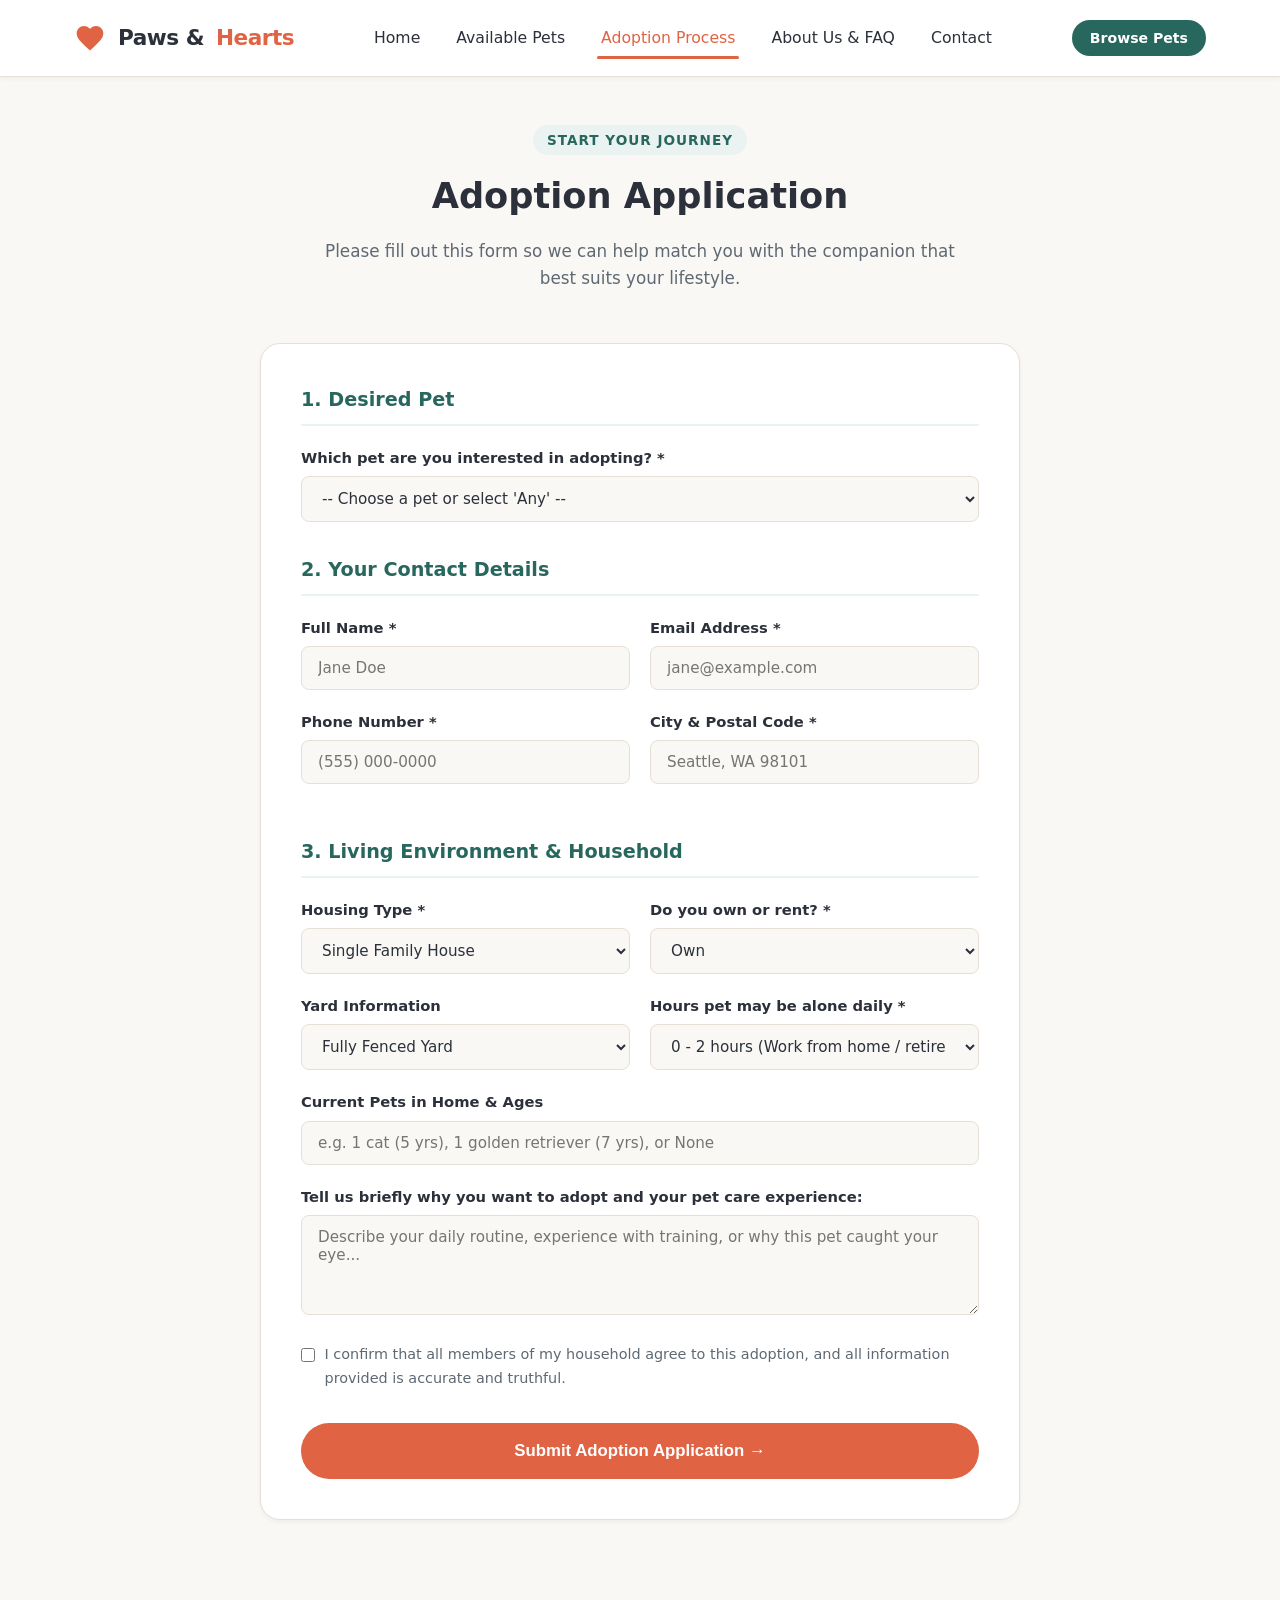
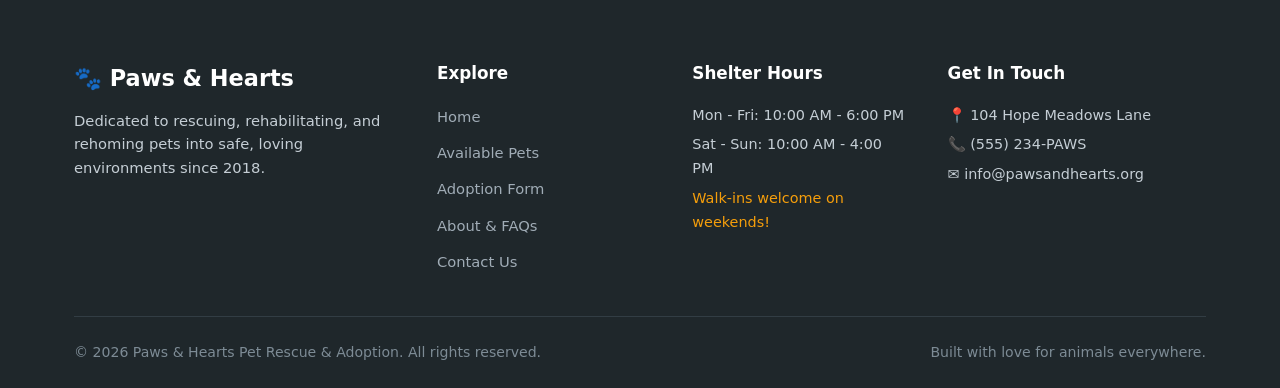
<file: adopt.html>
<!DOCTYPE html>
<html lang="en">
<head>
  <meta charset="UTF-8" />
  <meta name="viewport" content="width=device-width, initial-scale=1.0" />
  <title>Adoption Application | Paws & Hearts</title>
  <link rel="stylesheet" href="assets/css/style.css" />
</head>
<body>

  <!-- Site Header & Nav -->
  <header class="site-header">
    <div class="container navbar">
      <a href="index.html" class="brand-logo">
        <svg viewBox="0 0 24 24">
          <path d="M12 21.35l-1.45-1.32C5.4 15.36 2 12.28 2 8.5 2 5.42 4.42 3 7.5 3c1.74 0 3.41.81 4.5 2.09C13.09 3.81 14.76 3 16.5 3 19.58 3 22 5.42 22 8.5c0 3.78-3.4 6.86-8.55 11.54L12 21.35z"/>
        </svg>
        Paws &amp; <span class="highlight">Hearts</span>
      </a>

      <nav class="nav-links">
        <a href="index.html">Home</a>
        <a href="pets.html">Available Pets</a>
        <a href="adopt.html" class="active">Adoption Process</a>
        <a href="about.html">About Us &amp; FAQ</a>
        <a href="contact.html">Contact</a>
      </nav>

      <div class="nav-actions">
        <a href="pets.html" class="btn btn-secondary btn-sm">Browse Pets</a>
        <button class="nav-toggle" aria-label="Toggle navigation">
          <svg viewBox="0 0 24 24" fill="none" stroke="currentColor" stroke-width="2" stroke-linecap="round" stroke-linejoin="round">
            <line x1="3" y1="12" x2="21" y2="12"></line>
            <line x1="3" y1="6" x2="21" y2="6"></line>
            <line x1="3" y1="18" x2="21" y2="18"></line>
          </svg>
        </button>
      </div>
    </div>
  </header>

  <!-- Form Page Header -->
  <section class="section" style="padding: 48px 0 20px;">
    <div class="container">
      <div class="section-header" style="margin-bottom: 30px;">
        <span class="section-tag">Start Your Journey</span>
        <h1 class="section-title">Adoption Application</h1>
        <p class="section-subtitle">
          Please fill out this form so we can help match you with the companion that best suits your lifestyle.
        </p>
      </div>
    </div>
  </section>

  <!-- Application Form -->
  <section class="section" style="padding-top: 0;">
    <div class="container">
      <div class="form-card">
        <form id="adoptionApplicationForm">
          
          <!-- Section 1: Pet Choice -->
          <div class="form-section">
            <h2 class="form-section-title">1. Desired Pet</h2>
            <div class="form-group">
              <label for="petSelect" class="form-label">Which pet are you interested in adopting? *</label>
              <select id="petSelect" class="form-control" required>
                <option value="">-- Choose a pet or select 'Any' --</option>
                <option value="First Match">No specific preference (Recommend the best match)</option>
              </select>
            </div>
          </div>

          <!-- Section 2: Contact Information -->
          <div class="form-section">
            <h2 class="form-section-title">2. Your Contact Details</h2>
            <div class="form-grid-2">
              <div class="form-group">
                <label for="applicantName" class="form-label">Full Name *</label>
                <input type="text" id="applicantName" class="form-control" placeholder="Jane Doe" required />
              </div>
              <div class="form-group">
                <label for="applicantEmail" class="form-label">Email Address *</label>
                <input type="email" id="applicantEmail" class="form-control" placeholder="jane@example.com" required />
              </div>
            </div>

            <div class="form-grid-2">
              <div class="form-group">
                <label for="applicantPhone" class="form-label">Phone Number *</label>
                <input type="tel" id="applicantPhone" class="form-control" placeholder="(555) 000-0000" required />
              </div>
              <div class="form-group">
                <label for="applicantCity" class="form-label">City &amp; Postal Code *</label>
                <input type="text" id="applicantCity" class="form-control" placeholder="Seattle, WA 98101" required />
              </div>
            </div>
          </div>

          <!-- Section 3: Household & Lifestyle -->
          <div class="form-section">
            <h2 class="form-section-title">3. Living Environment &amp; Household</h2>
            
            <div class="form-grid-2">
              <div class="form-group">
                <label for="homeType" class="form-label">Housing Type *</label>
                <select id="homeType" class="form-control" required>
                  <option value="Single Family House">Single Family House</option>
                  <option value="Apartment">Apartment</option>
                  <option value="Townhouse / Condo">Townhouse / Condo</option>
                  <option value="Farm / Rural Property">Farm / Rural Property</option>
                </select>
              </div>

              <div class="form-group">
                <label for="ownRent" class="form-label">Do you own or rent? *</label>
                <select id="ownRent" class="form-control" required>
                  <option value="Own">Own</option>
                  <option value="Rent">Rent (Landlord allows pets)</option>
                </select>
              </div>
            </div>

            <div class="form-grid-2">
              <div class="form-group">
                <label for="yardType" class="form-label">Yard Information</label>
                <select id="yardType" class="form-control">
                  <option value="Fully Fenced Yard">Fully Fenced Yard</option>
                  <option value="Partially Fenced">Partially Fenced</option>
                  <option value="No Yard / Nearby Parks">No Private Yard (Nearby Parks)</option>
                </select>
              </div>

              <div class="form-group">
                <label for="hoursAlone" class="form-label">Hours pet may be alone daily *</label>
                <select id="hoursAlone" class="form-control" required>
                  <option value="0-2 hours">0 - 2 hours (Work from home / retired)</option>
                  <option value="2-5 hours">2 - 5 hours</option>
                  <option value="5-8 hours">5 - 8 hours</option>
                  <option value="8+ hours">8+ hours</option>
                </select>
              </div>
            </div>

            <div class="form-group">
              <label for="currentPets" class="form-label">Current Pets in Home &amp; Ages</label>
              <input type="text" id="currentPets" class="form-control" placeholder="e.g. 1 cat (5 yrs), 1 golden retriever (7 yrs), or None" />
            </div>

            <div class="form-group">
              <label for="petExperience" class="form-label">Tell us briefly why you want to adopt and your pet care experience:</label>
              <textarea id="petExperience" class="form-control" placeholder="Describe your daily routine, experience with training, or why this pet caught your eye..."></textarea>
            </div>

            <div class="checkbox-group">
              <input type="checkbox" id="agreementCheck" required />
              <label for="agreementCheck" style="font-size: 0.9rem; color: var(--color-text-muted);">
                I confirm that all members of my household agree to this adoption, and all information provided is accurate and truthful.
              </label>
            </div>
          </div>

          <button type="submit" class="btn btn-primary btn-block" style="padding: 16px; font-size: 1.05rem;">
            Submit Adoption Application &rarr;
          </button>
        </form>
      </div>
    </div>
  </section>

  <!-- Confirmation Modal -->
  <div class="modal-overlay" id="confirmationModal">
    <div class="modal-content">
      <div class="modal-icon">✓</div>
      <h3 class="modal-title">Application Submitted!</h3>
      <p class="modal-desc" id="modalMessage">
        Thank you for opening your heart to a rescue pet! Our adoption team will reach out within 24 to 48 hours to discuss next steps and arrange a meet &amp; greet.
      </p>
      <div style="display: flex; gap: 12px; justify-content: center;">
        <a href="pets.html" class="btn btn-outline btn-sm">Explore More Pets</a>
        <button type="button" class="btn btn-primary btn-sm" id="closeModalBtn">Done</button>
      </div>
    </div>
  </div>

  <!-- Footer -->
  <footer class="site-footer">
    <div class="container">
      <div class="footer-grid">
        <div class="footer-brand">
          <h3>🐾 Paws &amp; Hearts</h3>
          <p>
            Dedicated to rescuing, rehabilitating, and rehoming pets into safe, loving environments since 2018.
          </p>
        </div>
        <div class="footer-col">
          <h4>Explore</h4>
          <ul class="footer-links">
            <li><a href="index.html">Home</a></li>
            <li><a href="pets.html">Available Pets</a></li>
            <li><a href="adopt.html">Adoption Form</a></li>
            <li><a href="about.html">About &amp; FAQs</a></li>
            <li><a href="contact.html">Contact Us</a></li>
          </ul>
        </div>
        <div class="footer-col">
          <h4>Shelter Hours</h4>
          <p style="font-size: 0.9rem; margin-bottom: 6px;">Mon - Fri: 10:00 AM - 6:00 PM</p>
          <p style="font-size: 0.9rem; margin-bottom: 6px;">Sat - Sun: 10:00 AM - 4:00 PM</p>
          <p style="font-size: 0.9rem; color: var(--color-accent);">Walk-ins welcome on weekends!</p>
        </div>
        <div class="footer-col">
          <h4>Get In Touch</h4>
          <p style="font-size: 0.9rem; margin-bottom: 6px;">📍 104 Hope Meadows Lane</p>
          <p style="font-size: 0.9rem; margin-bottom: 6px;">📞 (555) 234-PAWS</p>
          <p style="font-size: 0.9rem;">✉️ info@pawsandhearts.org</p>
        </div>
      </div>
      <div class="footer-bottom">
        <div>&copy; 2026 Paws &amp; Hearts Pet Rescue &amp; Adoption. All rights reserved.</div>
        <div>Built with love for animals everywhere.</div>
      </div>
    </div>
  </footer>

  <!-- Scripts -->
  <script src="assets/js/pets-data.js"></script>
  <script src="assets/js/main.js"></script>
</body>
</html>
</file>
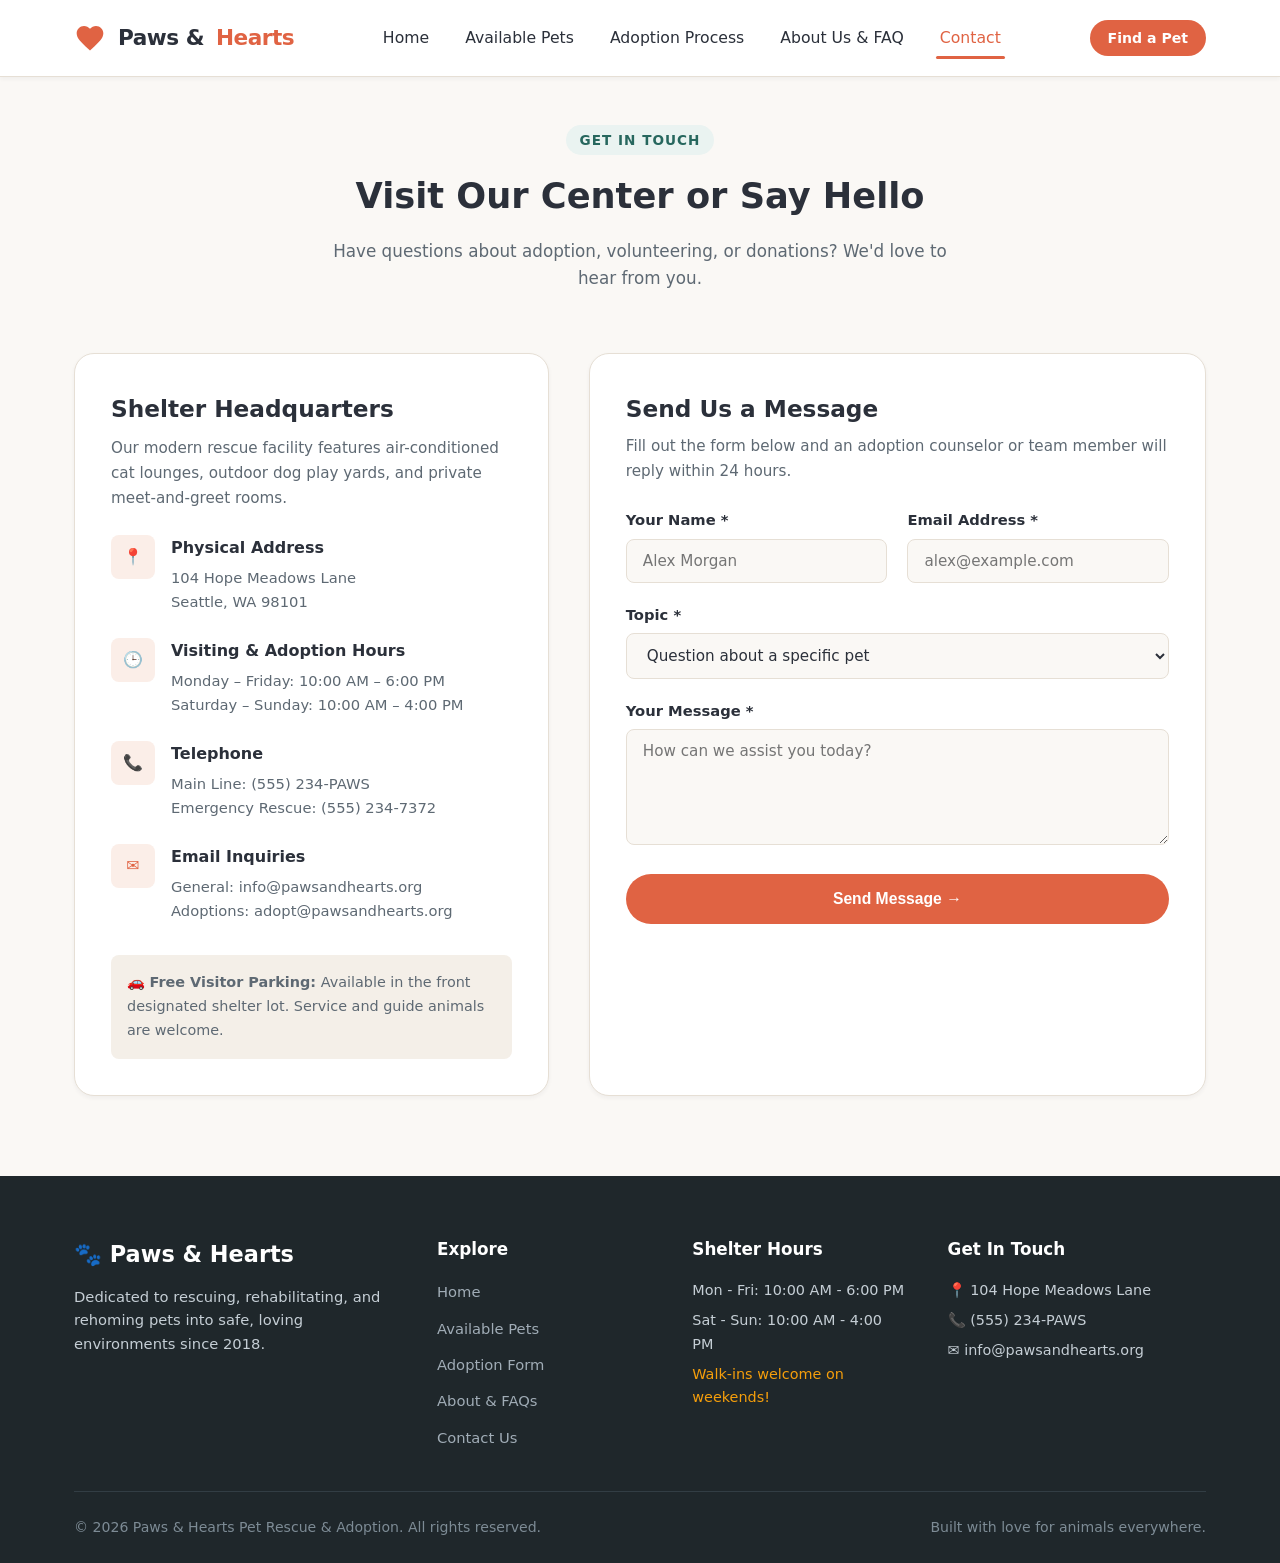
<file: contact.html>
<!DOCTYPE html>
<html lang="en">
<head>
  <meta charset="UTF-8" />
  <meta name="viewport" content="width=device-width, initial-scale=1.0" />
  <title>Contact Us &amp; Visit | Paws & Hearts</title>
  <link rel="stylesheet" href="assets/css/style.css" />
</head>
<body>

  <!-- Site Header & Nav -->
  <header class="site-header">
    <div class="container navbar">
      <a href="index.html" class="brand-logo">
        <svg viewBox="0 0 24 24">
          <path d="M12 21.35l-1.45-1.32C5.4 15.36 2 12.28 2 8.5 2 5.42 4.42 3 7.5 3c1.74 0 3.41.81 4.5 2.09C13.09 3.81 14.76 3 16.5 3 19.58 3 22 5.42 22 8.5c0 3.78-3.4 6.86-8.55 11.54L12 21.35z"/>
        </svg>
        Paws &amp; <span class="highlight">Hearts</span>
      </a>

      <nav class="nav-links">
        <a href="index.html">Home</a>
        <a href="pets.html">Available Pets</a>
        <a href="adopt.html">Adoption Process</a>
        <a href="about.html">About Us &amp; FAQ</a>
        <a href="contact.html" class="active">Contact</a>
      </nav>

      <div class="nav-actions">
        <a href="pets.html" class="btn btn-primary btn-sm">Find a Pet</a>
        <button class="nav-toggle" aria-label="Toggle navigation">
          <svg viewBox="0 0 24 24" fill="none" stroke="currentColor" stroke-width="2" stroke-linecap="round" stroke-linejoin="round">
            <line x1="3" y1="12" x2="21" y2="12"></line>
            <line x1="3" y1="6" x2="21" y2="6"></line>
            <line x1="3" y1="18" x2="21" y2="18"></line>
          </svg>
        </button>
      </div>
    </div>
  </header>

  <!-- Page Header -->
  <section class="section" style="padding: 48px 0 20px;">
    <div class="container">
      <div class="section-header" style="margin-bottom: 30px;">
        <span class="section-tag">Get In Touch</span>
        <h1 class="section-title">Visit Our Center or Say Hello</h1>
        <p class="section-subtitle">
          Have questions about adoption, volunteering, or donations? We'd love to hear from you.
        </p>
      </div>
    </div>
  </section>

  <!-- Contact Grid -->
  <section class="section" style="padding-top: 10px;">
    <div class="container contact-layout">
      
      <!-- Contact Info Card -->
      <div class="contact-card">
        <h2 style="font-size: 1.45rem; margin-bottom: 8px;">Shelter Headquarters</h2>
        <p style="color: var(--color-text-muted); font-size: 0.95rem;">
          Our modern rescue facility features air-conditioned cat lounges, outdoor dog play yards, and private meet-and-greet rooms.
        </p>

        <div class="contact-info-list">
          <div class="contact-info-item">
            <div class="contact-info-icon">📍</div>
            <div class="contact-info-text">
              <h4>Physical Address</h4>
              <p>104 Hope Meadows Lane<br />Seattle, WA 98101</p>
            </div>
          </div>

          <div class="contact-info-item">
            <div class="contact-info-icon">🕒</div>
            <div class="contact-info-text">
              <h4>Visiting &amp; Adoption Hours</h4>
              <p>Monday – Friday: 10:00 AM – 6:00 PM<br />Saturday – Sunday: 10:00 AM – 4:00 PM</p>
            </div>
          </div>

          <div class="contact-info-item">
            <div class="contact-info-icon">📞</div>
            <div class="contact-info-text">
              <h4>Telephone</h4>
              <p>Main Line: (555) 234-PAWS<br />Emergency Rescue: (555) 234-7372</p>
            </div>
          </div>

          <div class="contact-info-item">
            <div class="contact-info-icon">✉️</div>
            <div class="contact-info-text">
              <h4>Email Inquiries</h4>
              <p>General: info@pawsandhearts.org<br />Adoptions: adopt@pawsandhearts.org</p>
            </div>
          </div>
        </div>

        <div style="margin-top: 32px; background: var(--color-surface-soft); padding: 16px; border-radius: var(--radius-sm); font-size: 0.9rem; color: var(--color-text-muted);">
          🚗 <strong>Free Visitor Parking:</strong> Available in the front designated shelter lot. Service and guide animals are welcome.
        </div>
      </div>

      <!-- Contact Message Form -->
      <div class="contact-card">
        <h2 style="font-size: 1.45rem; margin-bottom: 6px;">Send Us a Message</h2>
        <p style="color: var(--color-text-muted); font-size: 0.95rem; margin-bottom: 24px;">
          Fill out the form below and an adoption counselor or team member will reply within 24 hours.
        </p>

        <form id="contactInquiryForm">
          <div class="form-grid-2">
            <div class="form-group">
              <label for="contactName" class="form-label">Your Name *</label>
              <input type="text" id="contactName" class="form-control" placeholder="Alex Morgan" required />
            </div>
            <div class="form-group">
              <label for="contactEmail" class="form-label">Email Address *</label>
              <input type="email" id="contactEmail" class="form-control" placeholder="alex@example.com" required />
            </div>
          </div>

          <div class="form-group">
            <label for="contactSubject" class="form-label">Topic *</label>
            <select id="contactSubject" class="form-control" required>
              <option value="Adoption Question">Question about a specific pet</option>
              <option value="Meet and Greet">Schedule a Meet &amp; Greet</option>
              <option value="Fostering & Volunteering">Fostering or Volunteering</option>
              <option value="Donation Inquiry">Donations &amp; Sponsorships</option>
              <option value="General Question">General Inquiry</option>
            </select>
          </div>

          <div class="form-group">
            <label for="contactMessage" class="form-label">Your Message *</label>
            <textarea id="contactMessage" class="form-control" placeholder="How can we assist you today?" rows="5" required></textarea>
          </div>

          <button type="submit" class="btn btn-primary btn-block" style="padding: 14px;">
            Send Message &rarr;
          </button>
        </form>
      </div>

    </div>
  </section>

  <!-- Message Confirmation Modal -->
  <div class="modal-overlay" id="contactModal">
    <div class="modal-content">
      <div class="modal-icon">✉️</div>
      <h3 class="modal-title">Message Sent!</h3>
      <p class="modal-desc" id="contactModalMessage">
        Thank you! We've received your note and will be in touch with you shortly.
      </p>
      <button type="button" class="btn btn-primary btn-sm" id="closeContactModalBtn">Close</button>
    </div>
  </div>

  <!-- Footer -->
  <footer class="site-footer">
    <div class="container">
      <div class="footer-grid">
        <div class="footer-brand">
          <h3>🐾 Paws &amp; Hearts</h3>
          <p>
            Dedicated to rescuing, rehabilitating, and rehoming pets into safe, loving environments since 2018.
          </p>
        </div>
        <div class="footer-col">
          <h4>Explore</h4>
          <ul class="footer-links">
            <li><a href="index.html">Home</a></li>
            <li><a href="pets.html">Available Pets</a></li>
            <li><a href="adopt.html">Adoption Form</a></li>
            <li><a href="about.html">About &amp; FAQs</a></li>
            <li><a href="contact.html">Contact Us</a></li>
          </ul>
        </div>
        <div class="footer-col">
          <h4>Shelter Hours</h4>
          <p style="font-size: 0.9rem; margin-bottom: 6px;">Mon - Fri: 10:00 AM - 6:00 PM</p>
          <p style="font-size: 0.9rem; margin-bottom: 6px;">Sat - Sun: 10:00 AM - 4:00 PM</p>
          <p style="font-size: 0.9rem; color: var(--color-accent);">Walk-ins welcome on weekends!</p>
        </div>
        <div class="footer-col">
          <h4>Get In Touch</h4>
          <p style="font-size: 0.9rem; margin-bottom: 6px;">📍 104 Hope Meadows Lane</p>
          <p style="font-size: 0.9rem; margin-bottom: 6px;">📞 (555) 234-PAWS</p>
          <p style="font-size: 0.9rem;">✉️ info@pawsandhearts.org</p>
        </div>
      </div>
      <div class="footer-bottom">
        <div>&copy; 2026 Paws &amp; Hearts Pet Rescue &amp; Adoption. All rights reserved.</div>
        <div>Built with love for animals everywhere.</div>
      </div>
    </div>
  </footer>

  <!-- Scripts -->
  <script src="assets/js/pets-data.js"></script>
  <script src="assets/js/main.js"></script>
</body>
</html>
</file>
<file: assets/css/style.css>
/* ==========================================================================
   Paws & Hearts - Modern Pet Adoption Stylesheet
   ========================================================================== */

:root {
  --color-primary: #e06343;
  --color-primary-hover: #cb5334;
  --color-primary-light: #fbeee8;
  --color-secondary: #27675e;
  --color-secondary-hover: #1e524b;
  --color-secondary-light: #eaf3f1;
  --color-accent: #f59e0b;
  --color-accent-light: #fef3c7;
  
  --color-bg: #faf8f5;
  --color-surface: #ffffff;
  --color-surface-soft: #f4efe8;
  --color-text-main: #2b303a;
  --color-text-muted: #5e6973;
  --color-text-light: #8b97a2;
  --color-border: #e6dfd5;
  
  --color-success: #2e7d32;
  --color-success-bg: #e8f5e9;
  --color-tag-dog: #eef2ff;
  --color-tag-dog-text: #4338ca;
  --color-tag-cat: #fdf2f8;
  --color-tag-cat-text: #be185d;
  --color-tag-other: #ecfdf5;
  --color-tag-other-text: #047857;

  --radius-sm: 8px;
  --radius-md: 14px;
  --radius-lg: 20px;
  --radius-full: 9999px;

  --shadow-sm: 0 2px 4px rgba(43, 48, 58, 0.05);
  --shadow-md: 0 6px 16px rgba(43, 48, 58, 0.08);
  --shadow-lg: 0 12px 30px rgba(43, 48, 58, 0.12);

  --font-sans: 'Segoe UI', system-ui, -apple-system, BlinkMacSystemFont, Roboto, sans-serif;
  --transition: all 0.25s ease-in-out;
  --container-max: 1180px;
}

/* Base & Reset */
*, *::before, *::after {
  box-sizing: border-box;
  margin: 0;
  padding: 0;
}

html {
  scroll-behavior: smooth;
}

body {
  font-family: var(--font-sans);
  background-color: var(--color-bg);
  color: var(--color-text-main);
  line-height: 1.65;
  font-size: 16px;
  display: flex;
  flex-direction: column;
  min-height: 100vh;
}

img {
  max-width: 100%;
  height: auto;
  display: block;
}

a {
  color: var(--color-primary);
  text-decoration: none;
  transition: var(--transition);
}

a:hover {
  color: var(--color-primary-hover);
}

ul {
  list-style: none;
}

.container {
  width: 100%;
  max-width: var(--container-max);
  margin: 0 auto;
  padding: 0 24px;
}

/* ==========================================================================
   Header & Navigation
   ========================================================================== */
.site-header {
  background-color: var(--color-surface);
  border-bottom: 1px solid var(--color-border);
  position: sticky;
  top: 0;
  z-index: 100;
  box-shadow: var(--shadow-sm);
}

.navbar {
  display: flex;
  align-items: center;
  justify-content: space-between;
  height: 76px;
}

.brand-logo {
  display: flex;
  align-items: center;
  gap: 12px;
  font-size: 1.35rem;
  font-weight: 800;
  color: var(--color-text-main);
  letter-spacing: -0.5px;
}

.brand-logo span.highlight {
  color: var(--color-primary);
}

.brand-logo svg {
  width: 32px;
  height: 32px;
  fill: var(--color-primary);
}

.nav-links {
  display: flex;
  align-items: center;
  gap: 28px;
}

.nav-links a {
  color: var(--color-text-main);
  font-weight: 500;
  font-size: 0.98rem;
  padding: 8px 4px;
  position: relative;
}

.nav-links a:hover,
.nav-links a.active {
  color: var(--color-primary);
}

.nav-links a.active::after {
  content: '';
  position: absolute;
  bottom: 0;
  left: 0;
  right: 0;
  height: 3px;
  background-color: var(--color-primary);
  border-radius: var(--radius-full);
}

.nav-actions {
  display: flex;
  align-items: center;
  gap: 16px;
}

/* Hamburger toggle for mobile */
.nav-toggle {
  display: none;
  background: none;
  border: none;
  cursor: pointer;
  padding: 8px;
  color: var(--color-text-main);
}

.nav-toggle svg {
  width: 28px;
  height: 28px;
}

/* ==========================================================================
   Buttons & Badges
   ========================================================================== */
.btn {
  display: inline-flex;
  align-items: center;
  justify-content: center;
  gap: 8px;
  padding: 12px 24px;
  font-size: 0.98rem;
  font-weight: 600;
  border-radius: var(--radius-full);
  border: 2px solid transparent;
  cursor: pointer;
  transition: var(--transition);
  text-decoration: none;
  line-height: 1.2;
}

.btn-primary {
  background-color: var(--color-primary);
  color: #ffffff;
}

.btn-primary:hover {
  background-color: var(--color-primary-hover);
  color: #ffffff;
  transform: translateY(-1px);
  box-shadow: 0 4px 12px rgba(224, 99, 67, 0.3);
}

.btn-secondary {
  background-color: var(--color-secondary);
  color: #ffffff;
}

.btn-secondary:hover {
  background-color: var(--color-secondary-hover);
  color: #ffffff;
  transform: translateY(-1px);
  box-shadow: 0 4px 12px rgba(39, 103, 94, 0.3);
}

.btn-outline {
  background-color: transparent;
  border-color: var(--color-border);
  color: var(--color-text-main);
}

.btn-outline:hover {
  border-color: var(--color-primary);
  color: var(--color-primary);
  background-color: var(--color-primary-light);
}

.btn-sm {
  padding: 8px 16px;
  font-size: 0.88rem;
}

.btn-block {
  width: 100%;
}

.badge {
  display: inline-flex;
  align-items: center;
  padding: 4px 10px;
  font-size: 0.8rem;
  font-weight: 600;
  border-radius: var(--radius-full);
}

.badge-dog { background-color: var(--color-tag-dog); color: var(--color-tag-dog-text); }
.badge-cat { background-color: var(--color-tag-cat); color: var(--color-tag-cat-text); }
.badge-other { background-color: var(--color-tag-other); color: var(--color-tag-other-text); }
.badge-status { background-color: var(--color-success-bg); color: var(--color-success); }
.badge-pill { background-color: var(--color-surface-soft); color: var(--color-text-muted); font-size: 0.78rem; }

/* ==========================================================================
   Hero Section
   ========================================================================== */
.hero-section {
  padding: 60px 0 70px;
  background: linear-gradient(135deg, #fef8f4 0%, #f6f0e9 100%);
  position: relative;
  overflow: hidden;
  border-bottom: 1px solid var(--color-border);
}

.hero-grid {
  display: grid;
  grid-template-columns: 1.1fr 0.9fr;
  gap: 48px;
  align-items: center;
}

.hero-content h1 {
  font-size: 3rem;
  font-weight: 800;
  line-height: 1.18;
  color: var(--color-text-main);
  margin-bottom: 20px;
}

.hero-content h1 span {
  color: var(--color-primary);
}

.hero-content p {
  font-size: 1.18rem;
  color: var(--color-text-muted);
  margin-bottom: 32px;
  max-width: 520px;
}

.hero-cta {
  display: flex;
  gap: 16px;
  flex-wrap: wrap;
}

.hero-image-wrapper {
  position: relative;
}

.hero-image-card {
  position: relative;
  border-radius: var(--radius-lg);
  overflow: hidden;
  box-shadow: var(--shadow-lg);
  border: 6px solid #ffffff;
}

.hero-image-card img {
  width: 100%;
  height: 420px;
  object-fit: cover;
}

.hero-floating-card {
  position: absolute;
  bottom: -20px;
  left: -20px;
  background: var(--color-surface);
  padding: 14px 20px;
  border-radius: var(--radius-md);
  box-shadow: var(--shadow-md);
  display: flex;
  align-items: center;
  gap: 12px;
  border: 1px solid var(--color-border);
}

.floating-icon {
  font-size: 1.8rem;
}

.floating-title {
  font-size: 0.9rem;
  font-weight: 700;
  color: var(--color-text-main);
}

.floating-desc {
  font-size: 0.8rem;
  color: var(--color-text-muted);
}

/* ==========================================================================
   Stats Bar
   ========================================================================== */
.stats-bar {
  background-color: var(--color-surface);
  padding: 40px 0;
  border-bottom: 1px solid var(--color-border);
}

.stats-grid {
  display: grid;
  grid-template-columns: repeat(4, 1fr);
  gap: 24px;
  text-align: center;
}

.stat-item h3 {
  font-size: 2.2rem;
  font-weight: 800;
  color: var(--color-primary);
  margin-bottom: 4px;
}

.stat-item p {
  font-size: 0.95rem;
  color: var(--color-text-muted);
  font-weight: 500;
}

/* ==========================================================================
   Section Headers
   ========================================================================== */
.section {
  padding: 80px 0;
}

.section-header {
  text-align: center;
  max-width: 640px;
  margin: 0 auto 50px;
}

.section-tag {
  display: inline-block;
  font-size: 0.85rem;
  font-weight: 700;
  text-transform: uppercase;
  letter-spacing: 1px;
  color: var(--color-secondary);
  background: var(--color-secondary-light);
  padding: 4px 14px;
  border-radius: var(--radius-full);
  margin-bottom: 12px;
}

.section-title {
  font-size: 2.2rem;
  font-weight: 800;
  color: var(--color-text-main);
  margin-bottom: 12px;
}

.section-subtitle {
  font-size: 1.05rem;
  color: var(--color-text-muted);
}

/* ==========================================================================
   Pet Cards & Grid
   ========================================================================== */
.pet-grid {
  display: grid;
  grid-template-columns: repeat(auto-fill, minmax(280px, 1fr));
  gap: 30px;
}

.pet-card {
  background: var(--color-surface);
  border-radius: var(--radius-md);
  border: 1px solid var(--color-border);
  overflow: hidden;
  box-shadow: var(--shadow-sm);
  transition: var(--transition);
  display: flex;
  flex-direction: column;
}

.pet-card:hover {
  transform: translateY(-6px);
  box-shadow: var(--shadow-lg);
  border-color: #d8cec2;
}

.pet-card-image-wrap {
  position: relative;
  width: 100%;
  height: 230px;
  background-color: var(--color-surface-soft);
  overflow: hidden;
}

.pet-card-image-wrap img {
  width: 100%;
  height: 100%;
  object-fit: cover;
  transition: transform 0.4s ease;
}

.pet-card:hover .pet-card-image-wrap img {
  transform: scale(1.05);
}

.pet-card-badges {
  position: absolute;
  top: 12px;
  left: 12px;
  right: 12px;
  display: flex;
  justify-content: space-between;
  align-items: center;
}

.pet-card-body {
  padding: 20px;
  display: flex;
  flex-direction: column;
  flex-grow: 1;
}

.pet-header {
  display: flex;
  justify-content: space-between;
  align-items: baseline;
  margin-bottom: 6px;
}

.pet-name {
  font-size: 1.35rem;
  font-weight: 700;
  color: var(--color-text-main);
}

.pet-age {
  font-size: 0.88rem;
  color: var(--color-text-light);
  font-weight: 600;
}

.pet-breed {
  font-size: 0.9rem;
  color: var(--color-secondary);
  font-weight: 600;
  margin-bottom: 12px;
}

.pet-desc {
  font-size: 0.92rem;
  color: var(--color-text-muted);
  line-height: 1.5;
  margin-bottom: 16px;
  flex-grow: 1;
}

.pet-tags {
  display: flex;
  flex-wrap: wrap;
  gap: 6px;
  margin-bottom: 18px;
}

.pet-card-footer {
  padding-top: 14px;
  border-top: 1px solid var(--color-border);
  display: flex;
  justify-content: space-between;
  align-items: center;
}

/* ==========================================================================
   Filter & Search Bar (Catalog Page)
   ========================================================================== */
.catalog-controls {
  background: var(--color-surface);
  border: 1px solid var(--color-border);
  border-radius: var(--radius-md);
  padding: 20px 24px;
  margin-bottom: 40px;
  box-shadow: var(--shadow-sm);
  display: flex;
  flex-wrap: wrap;
  gap: 20px;
  align-items: center;
  justify-content: space-between;
}

.filter-group {
  display: flex;
  align-items: center;
  gap: 8px;
  flex-wrap: wrap;
}

.filter-btn {
  background: var(--color-surface-soft);
  border: 1px solid transparent;
  color: var(--color-text-muted);
  padding: 8px 18px;
  border-radius: var(--radius-full);
  font-weight: 600;
  font-size: 0.9rem;
  cursor: pointer;
  transition: var(--transition);
}

.filter-btn:hover,
.filter-btn.active {
  background: var(--color-primary);
  color: #ffffff;
}

.search-box {
  position: relative;
  min-width: 260px;
}

.search-box input {
  width: 100%;
  padding: 10px 16px 10px 40px;
  border: 1px solid var(--color-border);
  border-radius: var(--radius-full);
  font-size: 0.92rem;
  font-family: inherit;
  outline: none;
  background-color: var(--color-bg);
  transition: var(--transition);
}

.search-box input:focus {
  border-color: var(--color-primary);
  background-color: #ffffff;
  box-shadow: 0 0 0 3px rgba(224, 99, 67, 0.15);
}

.search-box svg {
  position: absolute;
  left: 14px;
  top: 50%;
  transform: translateY(-50%);
  width: 18px;
  height: 18px;
  color: var(--color-text-light);
}

/* ==========================================================================
   Pet Details Page
   ========================================================================== */
.pet-details-layout {
  display: grid;
  grid-template-columns: 1fr 1.1fr;
  gap: 48px;
  align-items: start;
}

.pet-details-image {
  border-radius: var(--radius-lg);
  overflow: hidden;
  box-shadow: var(--shadow-md);
  border: 4px solid #ffffff;
  max-height: 520px;
}

.pet-details-image img {
  width: 100%;
  height: 100%;
  object-fit: cover;
}

.pet-details-info {
  background: var(--color-surface);
  border: 1px solid var(--color-border);
  border-radius: var(--radius-lg);
  padding: 36px;
  box-shadow: var(--shadow-sm);
}

.pet-details-header {
  margin-bottom: 24px;
  border-bottom: 1px solid var(--color-border);
  padding-bottom: 20px;
}

.pet-details-title-row {
  display: flex;
  justify-content: space-between;
  align-items: center;
  margin-bottom: 8px;
}

.pet-spec-grid {
  display: grid;
  grid-template-columns: repeat(2, 1fr);
  gap: 16px;
  margin: 24px 0;
  background: var(--color-surface-soft);
  padding: 20px;
  border-radius: var(--radius-md);
}

.spec-item {
  display: flex;
  flex-direction: column;
}

.spec-label {
  font-size: 0.8rem;
  text-transform: uppercase;
  letter-spacing: 0.5px;
  color: var(--color-text-light);
  font-weight: 700;
}

.spec-value {
  font-size: 1.05rem;
  font-weight: 600;
  color: var(--color-text-main);
}

.pet-story-block {
  margin: 24px 0;
}

.pet-story-block h3 {
  font-size: 1.25rem;
  margin-bottom: 10px;
  color: var(--color-text-main);
}

.pet-checklist {
  list-style: none;
  margin: 20px 0 28px;
  display: grid;
  grid-template-columns: 1fr 1fr;
  gap: 12px;
}

.pet-checklist li {
  display: flex;
  align-items: center;
  gap: 8px;
  font-size: 0.95rem;
  font-weight: 500;
  color: var(--color-text-main);
}

.pet-checklist li span.icon {
  color: var(--color-success);
  font-weight: 800;
}

/* ==========================================================================
   Adoption Process Steps (How It Works)
   ========================================================================== */
.steps-grid {
  display: grid;
  grid-template-columns: repeat(4, 1fr);
  gap: 24px;
}

.step-card {
  background: var(--color-surface);
  border: 1px solid var(--color-border);
  border-radius: var(--radius-md);
  padding: 32px 24px;
  text-align: center;
  position: relative;
  box-shadow: var(--shadow-sm);
  transition: var(--transition);
}

.step-card:hover {
  transform: translateY(-4px);
  box-shadow: var(--shadow-md);
}

.step-number {
  width: 48px;
  height: 48px;
  background-color: var(--color-primary-light);
  color: var(--color-primary);
  font-weight: 800;
  font-size: 1.2rem;
  border-radius: 50%;
  display: flex;
  align-items: center;
  justify-content: center;
  margin: 0 auto 18px;
}

.step-title {
  font-size: 1.15rem;
  font-weight: 700;
  margin-bottom: 10px;
  color: var(--color-text-main);
}

.step-desc {
  font-size: 0.92rem;
  color: var(--color-text-muted);
}

/* ==========================================================================
   Forms (Adoption & Contact)
   ========================================================================== */
.form-card {
  background: var(--color-surface);
  border: 1px solid var(--color-border);
  border-radius: var(--radius-lg);
  padding: 40px;
  box-shadow: var(--shadow-sm);
  max-width: 760px;
  margin: 0 auto;
}

.form-section {
  margin-bottom: 32px;
}

.form-section-title {
  font-size: 1.2rem;
  font-weight: 700;
  color: var(--color-secondary);
  border-bottom: 2px solid var(--color-secondary-light);
  padding-bottom: 8px;
  margin-bottom: 20px;
}

.form-grid-2 {
  display: grid;
  grid-template-columns: 1fr 1fr;
  gap: 20px;
}

.form-group {
  margin-bottom: 20px;
}

.form-label {
  display: block;
  font-size: 0.92rem;
  font-weight: 600;
  margin-bottom: 6px;
  color: var(--color-text-main);
}

.form-control {
  width: 100%;
  padding: 12px 16px;
  font-size: 0.95rem;
  font-family: inherit;
  border: 1px solid var(--color-border);
  border-radius: var(--radius-sm);
  background-color: var(--color-bg);
  color: var(--color-text-main);
  transition: var(--transition);
}

.form-control:focus {
  outline: none;
  border-color: var(--color-primary);
  background-color: #ffffff;
  box-shadow: 0 0 0 3px rgba(224, 99, 67, 0.15);
}

textarea.form-control {
  resize: vertical;
  min-height: 100px;
}

.checkbox-group {
  display: flex;
  align-items: flex-start;
  gap: 10px;
  margin-top: 10px;
}

.checkbox-group input[type="checkbox"] {
  width: 18px;
  height: 18px;
  margin-top: 3px;
  accent-color: var(--color-primary);
}

/* ==========================================================================
   FAQ Accordion (About Page)
   ========================================================================== */
.faq-list {
  max-width: 800px;
  margin: 0 auto;
  display: flex;
  flex-direction: column;
  gap: 16px;
}

.faq-item {
  background: var(--color-surface);
  border: 1px solid var(--color-border);
  border-radius: var(--radius-md);
  overflow: hidden;
  box-shadow: var(--shadow-sm);
}

.faq-question {
  width: 100%;
  text-align: left;
  padding: 20px 24px;
  background: none;
  border: none;
  font-size: 1.05rem;
  font-weight: 700;
  color: var(--color-text-main);
  display: flex;
  justify-content: space-between;
  align-items: center;
  cursor: pointer;
  transition: var(--transition);
}

.faq-question:hover {
  color: var(--color-primary);
}

.faq-icon {
  font-size: 1.4rem;
  line-height: 1;
  transition: transform 0.25s ease;
}

.faq-item.active .faq-icon {
  transform: rotate(45deg);
}

.faq-answer {
  display: none;
  padding: 0 24px 22px;
  color: var(--color-text-muted);
  font-size: 0.95rem;
  line-height: 1.6;
}

.faq-item.active .faq-answer {
  display: block;
}

/* ==========================================================================
   Contact Page Layout
   ========================================================================== */
.contact-layout {
  display: grid;
  grid-template-columns: 1fr 1.3fr;
  gap: 40px;
}

.contact-card {
  background: var(--color-surface);
  border: 1px solid var(--color-border);
  border-radius: var(--radius-lg);
  padding: 36px;
  box-shadow: var(--shadow-sm);
}

.contact-info-list {
  display: flex;
  flex-direction: column;
  gap: 24px;
  margin-top: 24px;
}

.contact-info-item {
  display: flex;
  gap: 16px;
  align-items: flex-start;
}

.contact-info-icon {
  width: 44px;
  height: 44px;
  background-color: var(--color-primary-light);
  color: var(--color-primary);
  border-radius: var(--radius-sm);
  display: flex;
  align-items: center;
  justify-content: center;
  flex-shrink: 0;
}

.contact-info-text h4 {
  font-size: 1rem;
  font-weight: 700;
  margin-bottom: 4px;
}

.contact-info-text p {
  color: var(--color-text-muted);
  font-size: 0.92rem;
}

/* ==========================================================================
   Modal / Toast Notifications
   ========================================================================== */
.modal-overlay {
  position: fixed;
  top: 0;
  left: 0;
  right: 0;
  bottom: 0;
  background: rgba(15, 23, 42, 0.6);
  backdrop-filter: blur(4px);
  display: flex;
  align-items: center;
  justify-content: center;
  z-index: 1000;
  opacity: 0;
  visibility: hidden;
  transition: opacity 0.3s ease, visibility 0.3s ease;
  padding: 20px;
}

.modal-overlay.active {
  opacity: 1;
  visibility: visible;
}

.modal-content {
  background: var(--color-surface);
  border-radius: var(--radius-lg);
  padding: 40px;
  max-width: 500px;
  width: 100%;
  text-align: center;
  box-shadow: var(--shadow-lg);
  transform: translateY(20px);
  transition: transform 0.3s ease;
}

.modal-overlay.active .modal-content {
  transform: translateY(0);
}

.modal-icon {
  width: 72px;
  height: 72px;
  background-color: var(--color-success-bg);
  color: var(--color-success);
  border-radius: 50%;
  display: flex;
  align-items: center;
  justify-content: center;
  font-size: 2.2rem;
  margin: 0 auto 20px;
}

.modal-title {
  font-size: 1.6rem;
  font-weight: 800;
  margin-bottom: 12px;
  color: var(--color-text-main);
}

.modal-desc {
  color: var(--color-text-muted);
  font-size: 1rem;
  margin-bottom: 24px;
}

/* ==========================================================================
   Footer
   ========================================================================== */
.site-footer {
  background-color: #1f272b;
  color: #c5ced5;
  padding: 60px 0 24px;
  margin-top: auto;
}

.footer-grid {
  display: grid;
  grid-template-columns: 1.5fr 1fr 1fr 1.2fr;
  gap: 40px;
  margin-bottom: 40px;
}

.footer-brand h3 {
  color: #ffffff;
  font-size: 1.4rem;
  font-weight: 800;
  margin-bottom: 12px;
}

.footer-brand p {
  font-size: 0.92rem;
  line-height: 1.6;
  max-width: 320px;
}

.footer-col h4 {
  color: #ffffff;
  font-size: 1.05rem;
  font-weight: 700;
  margin-bottom: 16px;
}

.footer-links {
  display: flex;
  flex-direction: column;
  gap: 10px;
}

.footer-links a {
  color: #a0acb6;
  font-size: 0.92rem;
}

.footer-links a:hover {
  color: #ffffff;
  padding-left: 4px;
}

.footer-bottom {
  border-top: 1px solid #323d44;
  padding-top: 24px;
  display: flex;
  justify-content: space-between;
  align-items: center;
  font-size: 0.88rem;
  color: #7d8b95;
  flex-wrap: wrap;
  gap: 12px;
}

/* ==========================================================================
   Responsive Breakpoints
   ========================================================================== */
@media (max-width: 992px) {
  .hero-grid {
    grid-template-columns: 1fr;
    text-align: center;
  }
  .hero-content p {
    margin: 0 auto 32px;
  }
  .hero-cta {
    justify-content: center;
  }
  .hero-image-card img {
    height: 340px;
  }
  .pet-details-layout {
    grid-template-columns: 1fr;
  }
  .steps-grid {
    grid-template-columns: repeat(2, 1fr);
  }
  .footer-grid {
    grid-template-columns: 1fr 1fr;
  }
}

@media (max-width: 768px) {
  .nav-links {
    display: none;
    position: absolute;
    top: 76px;
    left: 0;
    right: 0;
    background: var(--color-surface);
    flex-direction: column;
    padding: 24px;
    border-bottom: 1px solid var(--color-border);
    box-shadow: var(--shadow-md);
    gap: 16px;
  }
  
  .nav-links.show {
    display: flex;
  }

  .nav-toggle {
    display: block;
  }

  .stats-grid {
    grid-template-columns: repeat(2, 1fr);
    gap: 20px;
  }

  .contact-layout {
    grid-template-columns: 1fr;
  }

  .form-grid-2 {
    grid-template-columns: 1fr;
  }

  .hero-content h1 {
    font-size: 2.3rem;
  }

  .form-card {
    padding: 24px;
  }
}

@media (max-width: 480px) {
  .stats-grid {
    grid-template-columns: 1fr;
  }
  .steps-grid {
    grid-template-columns: 1fr;
  }
  .footer-grid {
    grid-template-columns: 1fr;
  }
}
</file>
